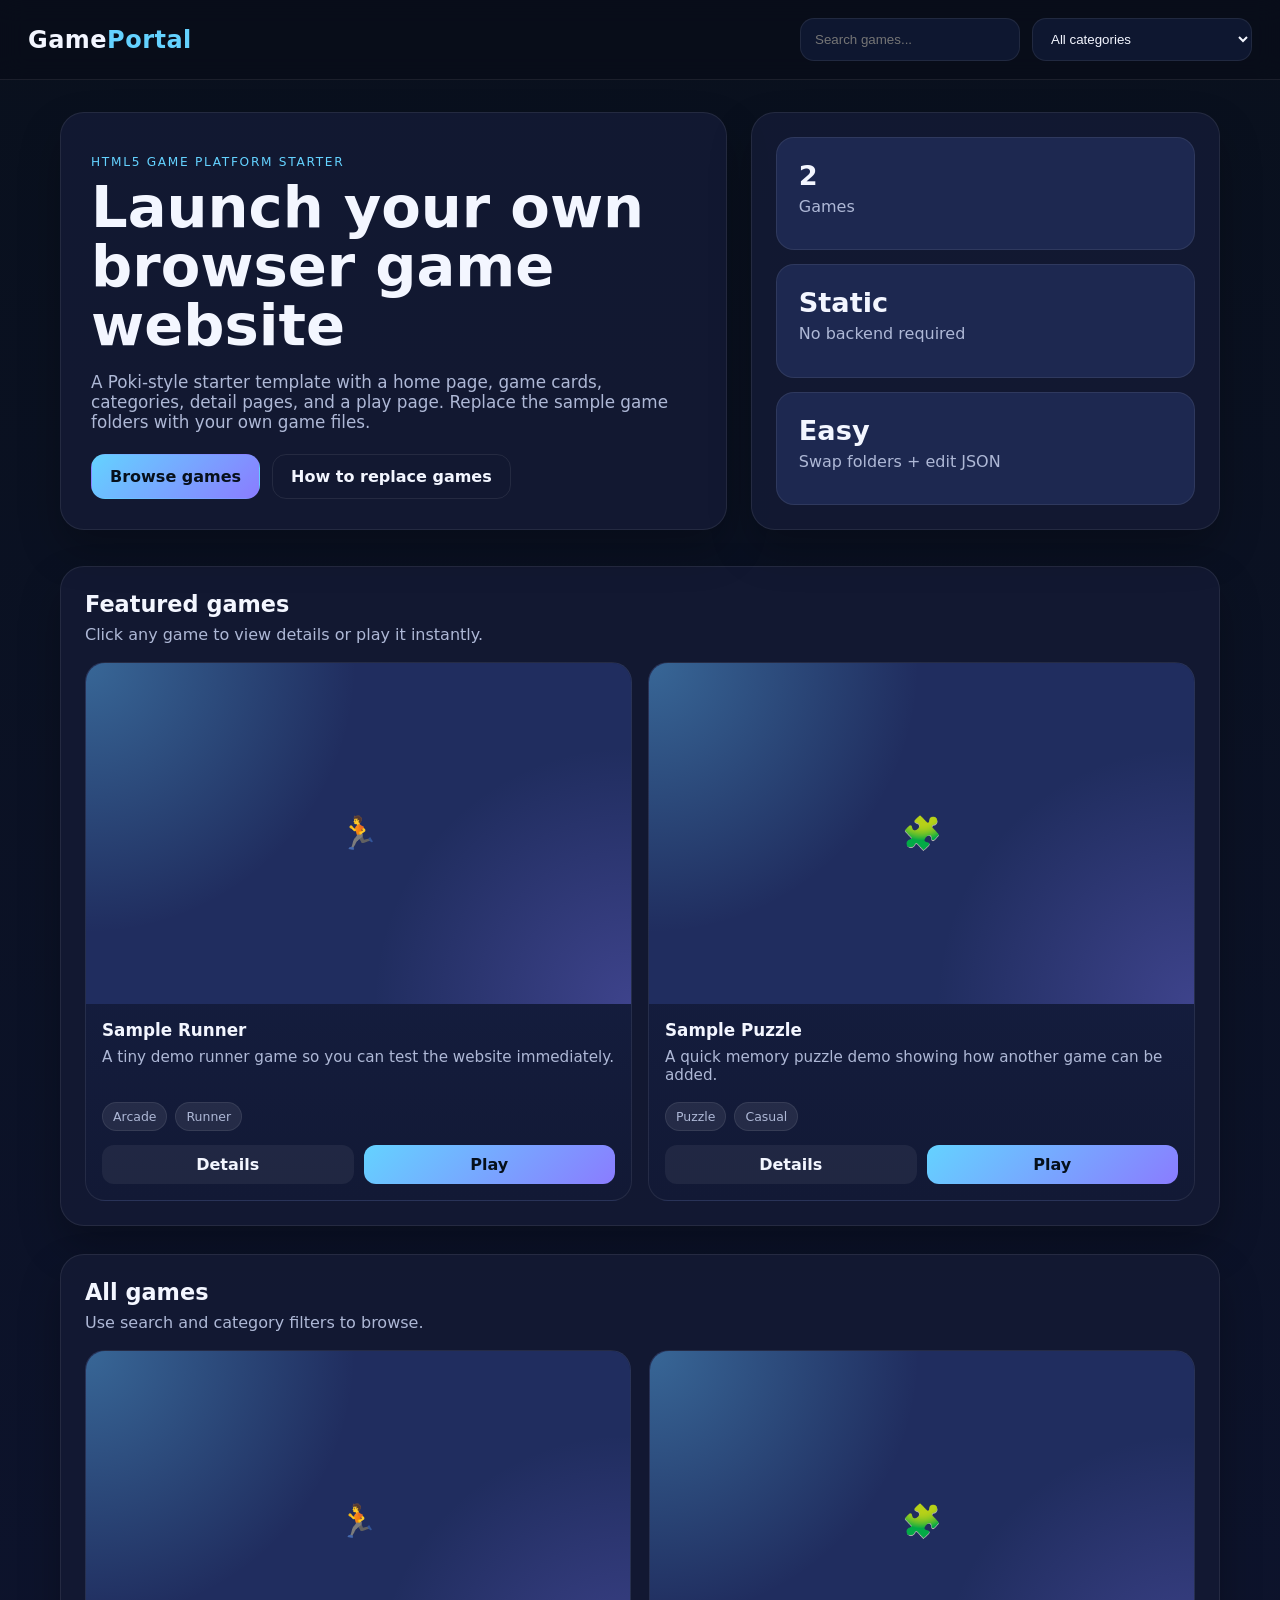
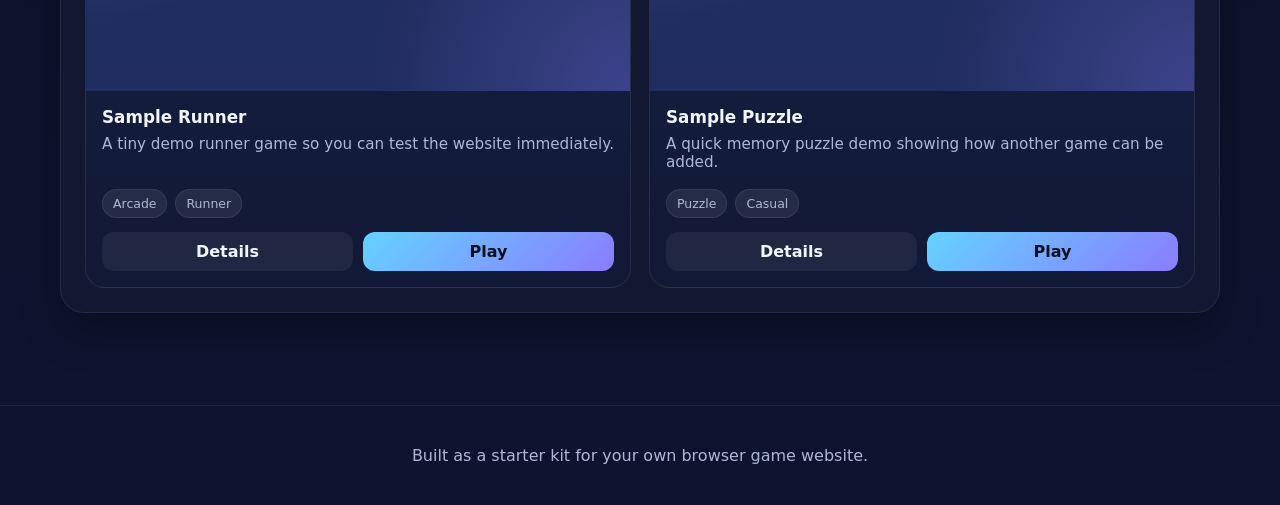
<file: index.html>
<!DOCTYPE html>
<html lang="en">
<head>
  <meta charset="UTF-8" />
  <meta name="viewport" content="width=device-width, initial-scale=1.0" />
  <title>Game Portal</title>
  <link rel="stylesheet" href="assets/styles.css" />
</head>
<body>
  <header class="site-header">
    <div class="logo">Game<span>Portal</span></div>
    <div class="header-actions">
      <input id="searchInput" type="search" placeholder="Search games..." />
      <select id="categoryFilter">
        <option value="all">All categories</option>
      </select>
    </div>
  </header>

  <main class="page-shell">
    <section class="hero">
      <div>
        <p class="eyebrow">HTML5 game platform starter</p>
        <h1>Launch your own browser game website</h1>
        <p class="hero-copy">A Poki-style starter template with a home page, game cards, categories, detail pages, and a play page. Replace the sample game folders with your own game files.</p>
        <div class="hero-actions">
          <a class="button primary" href="#gamesGrid">Browse games</a>
          <a class="button secondary" href="README.html">How to replace games</a>
        </div>
      </div>
      <div class="hero-panel">
        <div class="stat-card">
          <strong id="gameCount">0</strong>
          <span>Games</span>
        </div>
        <div class="stat-card">
          <strong>Static</strong>
          <span>No backend required</span>
        </div>
        <div class="stat-card">
          <strong>Easy</strong>
          <span>Swap folders + edit JSON</span>
        </div>
      </div>
    </section>

    <section class="section-block">
      <div class="section-heading">
        <h2>Featured games</h2>
        <p>Click any game to view details or play it instantly.</p>
      </div>
      <div id="featuredRow" class="featured-row"></div>
    </section>

    <section class="section-block">
      <div class="section-heading">
        <h2>All games</h2>
        <p>Use search and category filters to browse.</p>
      </div>
      <div id="gamesGrid" class="games-grid"></div>
      <div id="emptyState" class="empty-state hidden">No matching games found.</div>
    </section>
  </main>

  <footer class="site-footer">
    <p>Built as a starter kit for your own browser game website.</p>
  </footer>

  <script src="assets/app.js"></script>
</body>
</html>
</file>
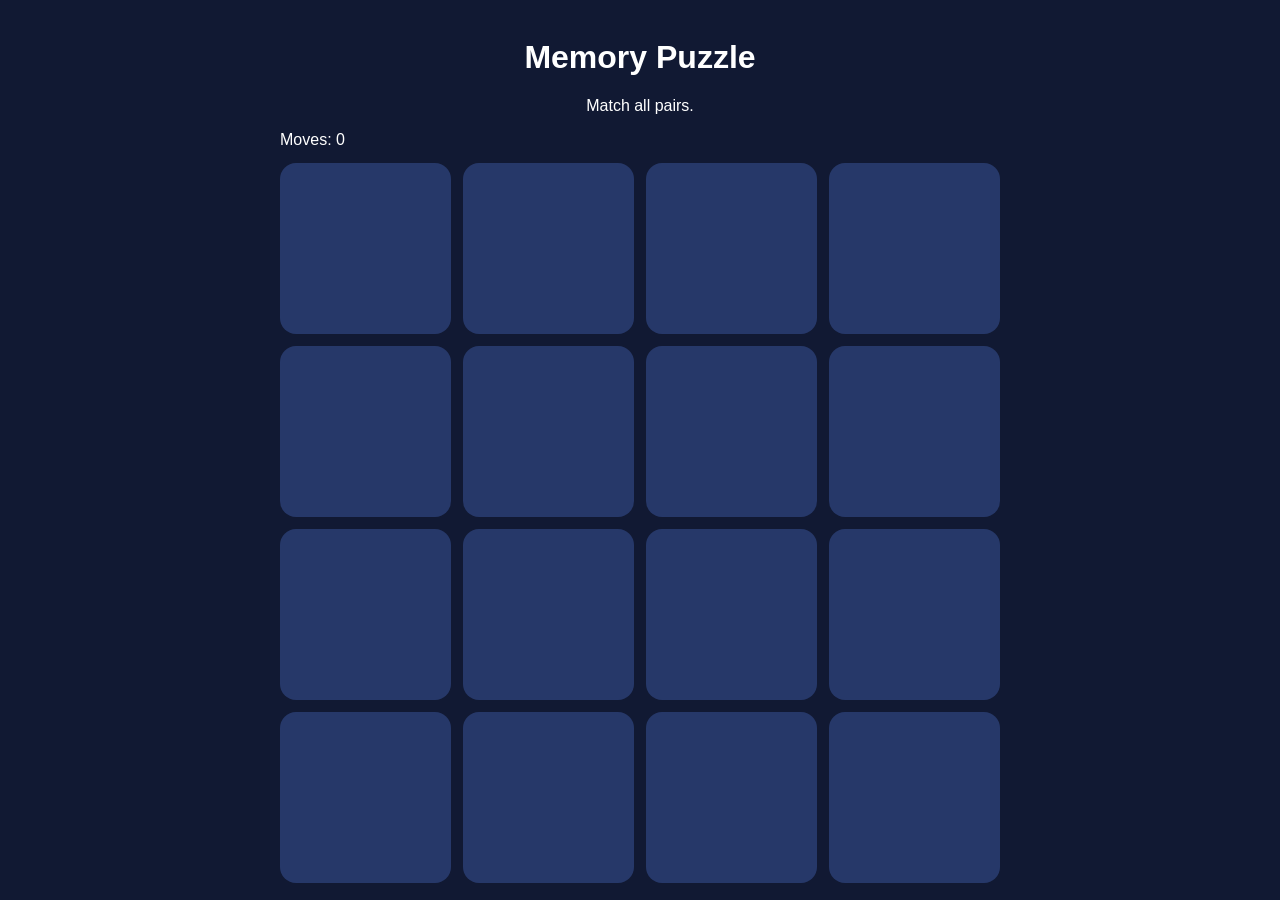
<file: games/sample-puzzle/index.html>
<!DOCTYPE html>
<html lang="en">
<head>
  <meta charset="UTF-8" />
  <meta name="viewport" content="width=device-width, initial-scale=1.0" />
  <title>Sample Puzzle</title>
  <style>
    body { margin: 0; font-family: Arial, sans-serif; background: #111933; color: white; display: grid; place-items: center; min-height: 100vh; }
    .wrap { width: min(92vw, 720px); }
    h1, p { text-align: center; }
    .grid { display: grid; grid-template-columns: repeat(4, 1fr); gap: 12px; }
    button { aspect-ratio: 1; border: 0; border-radius: 16px; font-size: 2rem; cursor: pointer; background: #263869; color: transparent; }
    button.revealed, button.matched { color: white; background: #4a71db; }
    .bar { display: flex; justify-content: space-between; margin: 14px 0; }
  </style>
</head>
<body>
  <div class="wrap">
    <h1>Memory Puzzle</h1>
    <p>Match all pairs.</p>
    <div class="bar"><span id="moves">Moves: 0</span><span id="status"></span></div>
    <div class="grid" id="grid"></div>
  </div>
  <script>
    const icons = ['🍎','🍎','🚀','🚀','⚽','⚽','🎵','🎵','🧩','🧩','🔥','🔥','🌙','🌙','⭐','⭐']
      .sort(() => Math.random() - .5);
    const grid = document.getElementById('grid');
    const movesEl = document.getElementById('moves');
    const statusEl = document.getElementById('status');
    let picks = [];
    let lock = false;
    let moves = 0;
    icons.forEach((icon, index) => {
      const btn = document.createElement('button');
      btn.dataset.icon = icon;
      btn.dataset.index = index;
      btn.textContent = icon;
      btn.onclick = () => {
        if (lock || btn.classList.contains('matched') || btn.classList.contains('revealed')) return;
        btn.classList.add('revealed');
        picks.push(btn);
        if (picks.length === 2) {
          moves++;
          movesEl.textContent = 'Moves: ' + moves;
          if (picks[0].dataset.icon === picks[1].dataset.icon) {
            picks.forEach(x => x.classList.add('matched'));
            picks = [];
            if ([...document.querySelectorAll('.matched')].length === 16) statusEl.textContent = 'You won!';
          } else {
            lock = true;
            setTimeout(() => {
              picks.forEach(x => x.classList.remove('revealed'));
              picks = [];
              lock = false;
            }, 700);
          }
        }
      };
      grid.appendChild(btn);
    });
  </script>
</body>
</html>
</file>
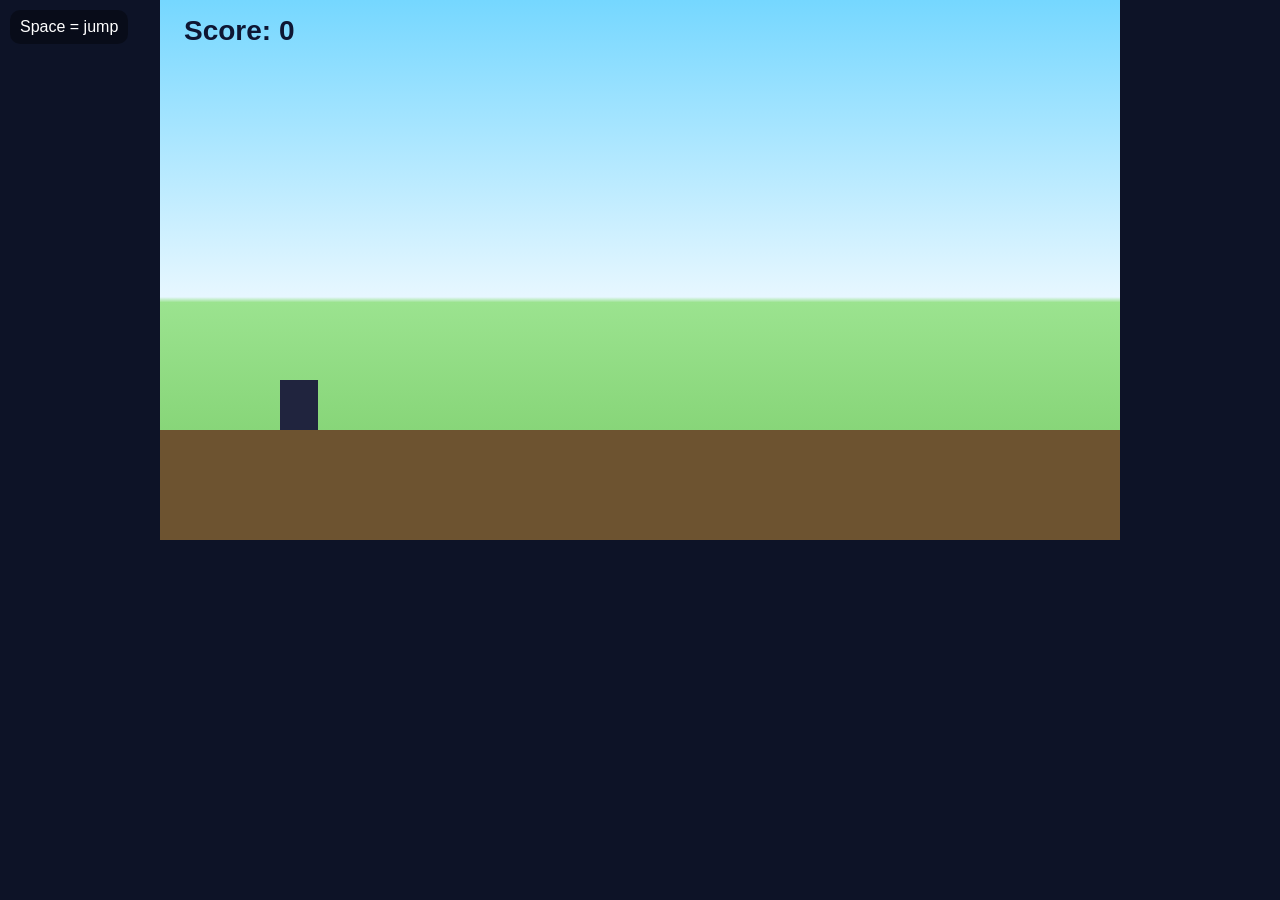
<file: games/sample-runner/index.html>
<!DOCTYPE html>
<html lang="en">
<head>
  <meta charset="UTF-8" />
  <meta name="viewport" content="width=device-width, initial-scale=1.0" />
  <title>Sample Runner</title>
  <style>
    html, body { margin: 0; height: 100%; background: #0d1327; color: white; font-family: Arial, sans-serif; overflow: hidden; }
    canvas { display: block; margin: 0 auto; background: linear-gradient(#75d7ff, #e7f7ff 55%, #9be38f 56%, #77ca66); }
    .hint { position: fixed; top: 10px; left: 10px; background: rgba(0,0,0,.35); padding: 8px 10px; border-radius: 10px; }
  </style>
</head>
<body>
  <div class="hint">Space = jump</div>
  <canvas id="game" width="960" height="540"></canvas>
  <script>
    const c = document.getElementById('game');
    const ctx = c.getContext('2d');
    const player = { x: 120, y: 380, w: 38, h: 50, vy: 0, onGround: true };
    const obstacles = [];
    let score = 0;
    let over = false;
    let tick = 0;
    function spawn() {
      const h = 30 + Math.random() * 60;
      obstacles.push({ x: c.width + 40, y: 430 - h, w: 24 + Math.random() * 24, h });
    }
    addEventListener('keydown', e => {
      if (e.code === 'Space' && player.onGround && !over) {
        player.vy = -13;
        player.onGround = false;
      }
      if (e.code === 'KeyR' && over) location.reload();
    });
    function rect(a, b) {
      return a.x < b.x + b.w && a.x + a.w > b.x && a.y < b.y + b.h && a.y + a.h > b.y;
    }
    function loop() {
      requestAnimationFrame(loop);
      ctx.clearRect(0, 0, c.width, c.height);
      ctx.fillStyle = '#6d5330';
      ctx.fillRect(0, 430, c.width, 110);
      tick++;
      if (!over) {
        if (tick % 95 === 0) spawn();
        player.vy += 0.6;
        player.y += player.vy;
        if (player.y >= 380) { player.y = 380; player.vy = 0; player.onGround = true; }
        obstacles.forEach(o => o.x -= 6);
        while (obstacles.length && obstacles[0].x + obstacles[0].w < 0) { obstacles.shift(); score++; }
        for (const o of obstacles) if (rect(player, o)) over = true;
      }
      ctx.fillStyle = '#20243e';
      ctx.fillRect(player.x, player.y, player.w, player.h);
      ctx.fillStyle = '#ff8c42';
      obstacles.forEach(o => ctx.fillRect(o.x, o.y, o.w, o.h));
      ctx.fillStyle = '#0e1633';
      ctx.font = 'bold 28px Arial';
      ctx.fillText('Score: ' + score, 24, 40);
      if (over) {
        ctx.fillStyle = 'rgba(0,0,0,.45)';
        ctx.fillRect(0, 0, c.width, c.height);
        ctx.fillStyle = 'white';
        ctx.font = 'bold 44px Arial';
        ctx.fillText('Game Over', 360, 220);
        ctx.font = '24px Arial';
        ctx.fillText('Press R to restart', 385, 270);
      }
    }
    loop();
  </script>
</body>
</html>
</file>
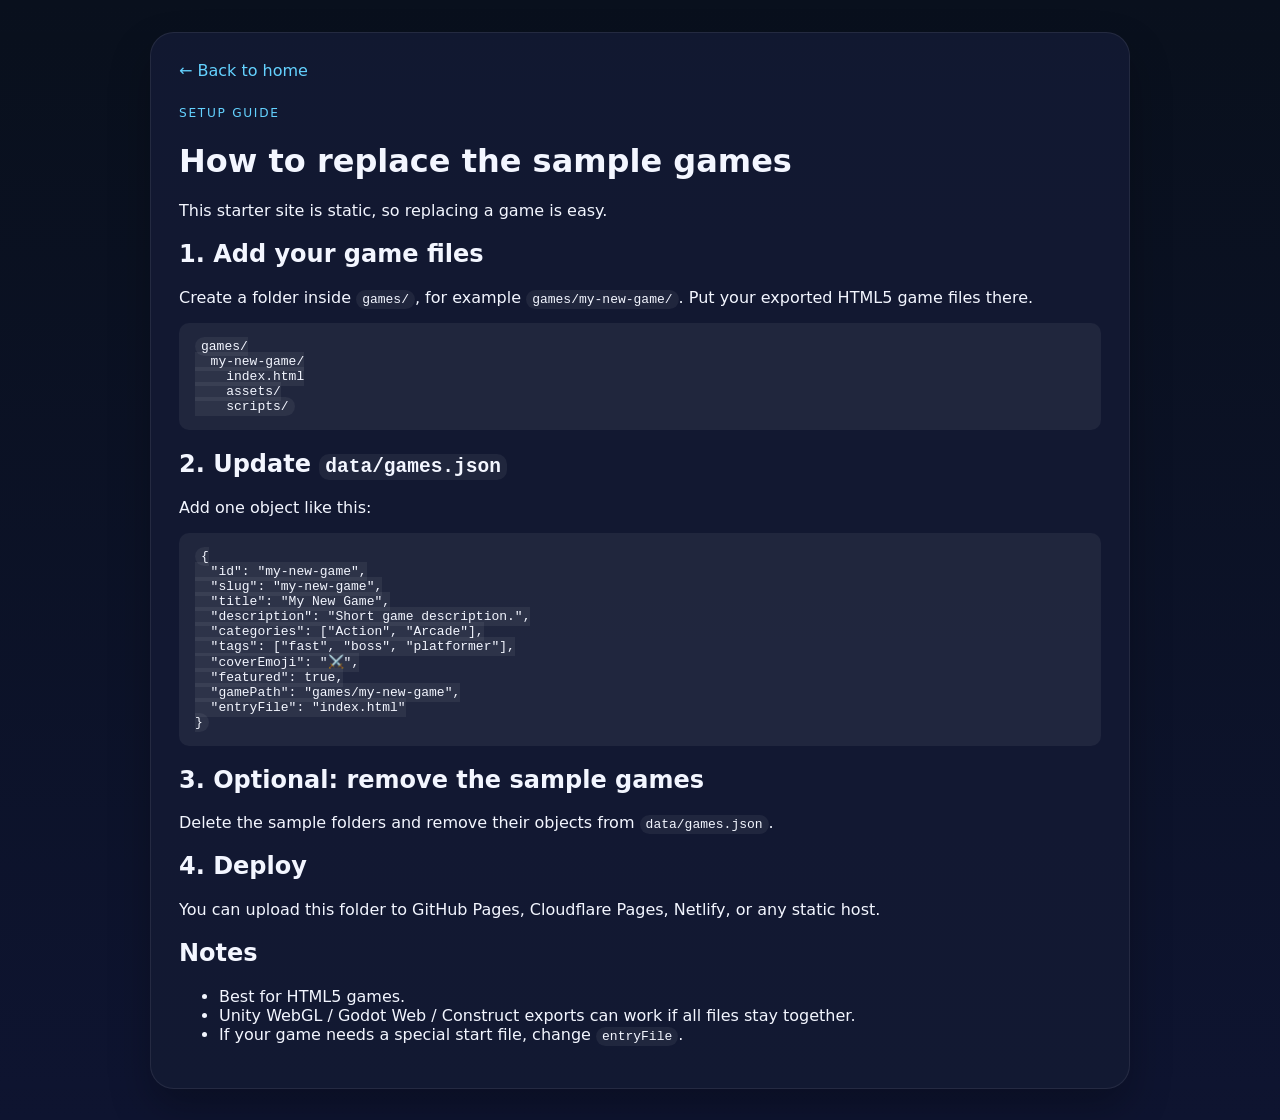
<file: README.html>
<!DOCTYPE html>
<html lang="en">
<head>
  <meta charset="UTF-8" />
  <meta name="viewport" content="width=device-width, initial-scale=1.0" />
  <title>How to Replace Games</title>
  <link rel="stylesheet" href="assets/styles.css" />
</head>
<body>
  <main class="readme-shell">
    <a class="back-link" href="index.html">← Back to home</a>
    <p class="eyebrow">Setup guide</p>
    <h1>How to replace the sample games</h1>
    <p>This starter site is static, so replacing a game is easy.</p>

    <h2>1. Add your game files</h2>
    <p>Create a folder inside <code>games/</code>, for example <code>games/my-new-game/</code>. Put your exported HTML5 game files there.</p>
    <pre><code>games/
  my-new-game/
    index.html
    assets/
    scripts/
</code></pre>

    <h2>2. Update <code>data/games.json</code></h2>
    <p>Add one object like this:</p>
    <pre><code>{
  "id": "my-new-game",
  "slug": "my-new-game",
  "title": "My New Game",
  "description": "Short game description.",
  "categories": ["Action", "Arcade"],
  "tags": ["fast", "boss", "platformer"],
  "coverEmoji": "⚔️",
  "featured": true,
  "gamePath": "games/my-new-game",
  "entryFile": "index.html"
}</code></pre>

    <h2>3. Optional: remove the sample games</h2>
    <p>Delete the sample folders and remove their objects from <code>data/games.json</code>.</p>

    <h2>4. Deploy</h2>
    <p>You can upload this folder to GitHub Pages, Cloudflare Pages, Netlify, or any static host.</p>

    <h2>Notes</h2>
    <ul>
      <li>Best for HTML5 games.</li>
      <li>Unity WebGL / Godot Web / Construct exports can work if all files stay together.</li>
      <li>If your game needs a special start file, change <code>entryFile</code>.</li>
    </ul>
  </main>
</body>
</html>
</file>
<file: assets/styles.css>
:root {
  --bg: #0b1020;
  --bg-soft: #131a33;
  --card: #151e3d;
  --card-2: #1d2850;
  --text: #f3f6ff;
  --muted: #aeb8d6;
  --accent: #64d2ff;
  --accent-2: #8a7cff;
  --line: rgba(255,255,255,.08);
  --shadow: 0 20px 40px rgba(0,0,0,.25);
}
* { box-sizing: border-box; }
html, body { margin: 0; padding: 0; font-family: Inter, system-ui, Arial, sans-serif; background: linear-gradient(180deg, #09101d 0%, #0e1430 100%); color: var(--text); }
a { color: inherit; text-decoration: none; }
.site-header {
  position: sticky; top: 0; z-index: 10;
  display: flex; justify-content: space-between; align-items: center;
  padding: 18px 28px; backdrop-filter: blur(12px); background: rgba(8,12,24,.75); border-bottom: 1px solid var(--line);
}
.logo { font-size: 1.5rem; font-weight: 800; letter-spacing: .02em; }
.logo span { color: var(--accent); }
.header-actions { display: flex; gap: 12px; flex-wrap: wrap; }
input, select {
  background: #0e1730; color: var(--text); border: 1px solid var(--line); border-radius: 14px;
  padding: 12px 14px; min-width: 220px;
}
.page-shell { max-width: 1200px; margin: 0 auto; padding: 32px 20px 64px; }
.hero {
  display: grid; grid-template-columns: 1.35fr .95fr; gap: 24px; align-items: stretch; margin-bottom: 36px;
}
.hero, .section-block, .play-shell, .detail-shell, .readme-shell { width: 100%; }
.hero > div, .section-block, .play-sidebar, .detail-main, .readme-shell {
  background: rgba(19,26,51,.9); border: 1px solid var(--line); border-radius: 24px; box-shadow: var(--shadow);
}
.hero > div:first-child { padding: 30px; }
.eyebrow { color: var(--accent); text-transform: uppercase; letter-spacing: .14em; font-size: .76rem; margin-bottom: 10px; }
.hero h1 { margin: 0 0 14px; font-size: clamp(2rem, 5vw, 3.6rem); line-height: 1.02; }
.hero-copy { color: var(--muted); font-size: 1.05rem; max-width: 48rem; }
.hero-actions { display: flex; gap: 12px; flex-wrap: wrap; margin-top: 22px; }
.button {
  display: inline-flex; align-items: center; justify-content: center; padding: 12px 18px; border-radius: 14px; font-weight: 700; border: 1px solid transparent;
}
.button.primary { background: linear-gradient(135deg, var(--accent), var(--accent-2)); color: #07101b; }
.button.secondary { background: transparent; border-color: var(--line); }
.hero-panel { padding: 24px; display: grid; gap: 14px; }
.stat-card { background: var(--card-2); border: 1px solid var(--line); border-radius: 18px; padding: 22px; }
.stat-card strong { display: block; font-size: 1.7rem; margin-bottom: 6px; }
.stat-card span { color: var(--muted); }
.section-block { padding: 24px; margin-bottom: 28px; }
.section-heading h2 { margin: 0 0 8px; font-size: 1.4rem; }
.section-heading p { margin: 0 0 18px; color: var(--muted); }
.featured-row { display: grid; grid-template-columns: repeat(auto-fit, minmax(250px, 1fr)); gap: 16px; }
.games-grid { display: grid; grid-template-columns: repeat(auto-fit, minmax(220px, 1fr)); gap: 18px; }
.game-card, .featured-card {
  background: linear-gradient(180deg, #17224a 0%, #121935 100%); border: 1px solid var(--line); border-radius: 20px; overflow: hidden; transition: transform .16s ease, box-shadow .16s ease;
}
.game-card:hover, .featured-card:hover { transform: translateY(-4px); box-shadow: 0 18px 30px rgba(0,0,0,.22); }
.card-cover {
  aspect-ratio: 16/10; display: flex; align-items: center; justify-content: center; font-size: 2rem; font-weight: 800;
  background: radial-gradient(circle at top left, rgba(100,210,255,.35), transparent 42%), radial-gradient(circle at bottom right, rgba(138,124,255,.28), transparent 40%), #202d5f;
}
.card-body { padding: 16px; }
.card-title { margin: 0 0 8px; font-size: 1.05rem; }
.card-text { margin: 0 0 14px; color: var(--muted); font-size: .95rem; min-height: 40px; }
.badges { display: flex; flex-wrap: wrap; gap: 8px; margin-bottom: 14px; }
.badge { font-size: .78rem; padding: 6px 10px; border-radius: 999px; background: rgba(255,255,255,.08); color: var(--muted); border: 1px solid var(--line); }
.card-actions { display: flex; gap: 10px; }
.card-actions a { flex: 1; text-align: center; padding: 10px 12px; border-radius: 12px; font-weight: 700; }
.link-soft { background: rgba(255,255,255,.06); }
.link-strong { background: linear-gradient(135deg, var(--accent), var(--accent-2)); color: #06101b; }
.empty-state { padding: 28px; text-align: center; border: 1px dashed var(--line); border-radius: 18px; color: var(--muted); }
.hidden { display: none; }
.site-footer { padding: 24px; text-align: center; color: var(--muted); border-top: 1px solid var(--line); }
.play-layout, .detail-layout { display: grid; grid-template-columns: 1.5fr .8fr; gap: 24px; }
.game-frame-wrap, .detail-main, .play-sidebar { background: rgba(19,26,51,.9); border: 1px solid var(--line); border-radius: 24px; box-shadow: var(--shadow); }
.game-frame-wrap { padding: 16px; }
.game-frame { width: 100%; aspect-ratio: 16/10; border: 0; border-radius: 18px; background: #000; }
.detail-main, .play-sidebar { padding: 24px; }
.meta-line { color: var(--muted); margin-bottom: 14px; }
.kv-list { display: grid; gap: 12px; margin-top: 18px; }
.kv-item { background: var(--card-2); border-radius: 16px; padding: 14px; border: 1px solid var(--line); }
.readme-shell { max-width: 980px; margin: 32px auto; padding: 28px; }
.readme-shell code, .readme-shell pre { background: rgba(255,255,255,.06); border-radius: 10px; }
.readme-shell code { padding: 2px 6px; }
.readme-shell pre { padding: 16px; overflow: auto; }
.back-link { display: inline-block; margin-bottom: 14px; color: var(--accent); }
@media (max-width: 900px) {
  .hero, .play-layout, .detail-layout { grid-template-columns: 1fr; }
}
@media (max-width: 640px) {
  .site-header { padding: 16px; }
  .header-actions { width: 100%; }
  input, select { width: 100%; min-width: 0; }
  .page-shell { padding: 20px 14px 40px; }
}
</file>
